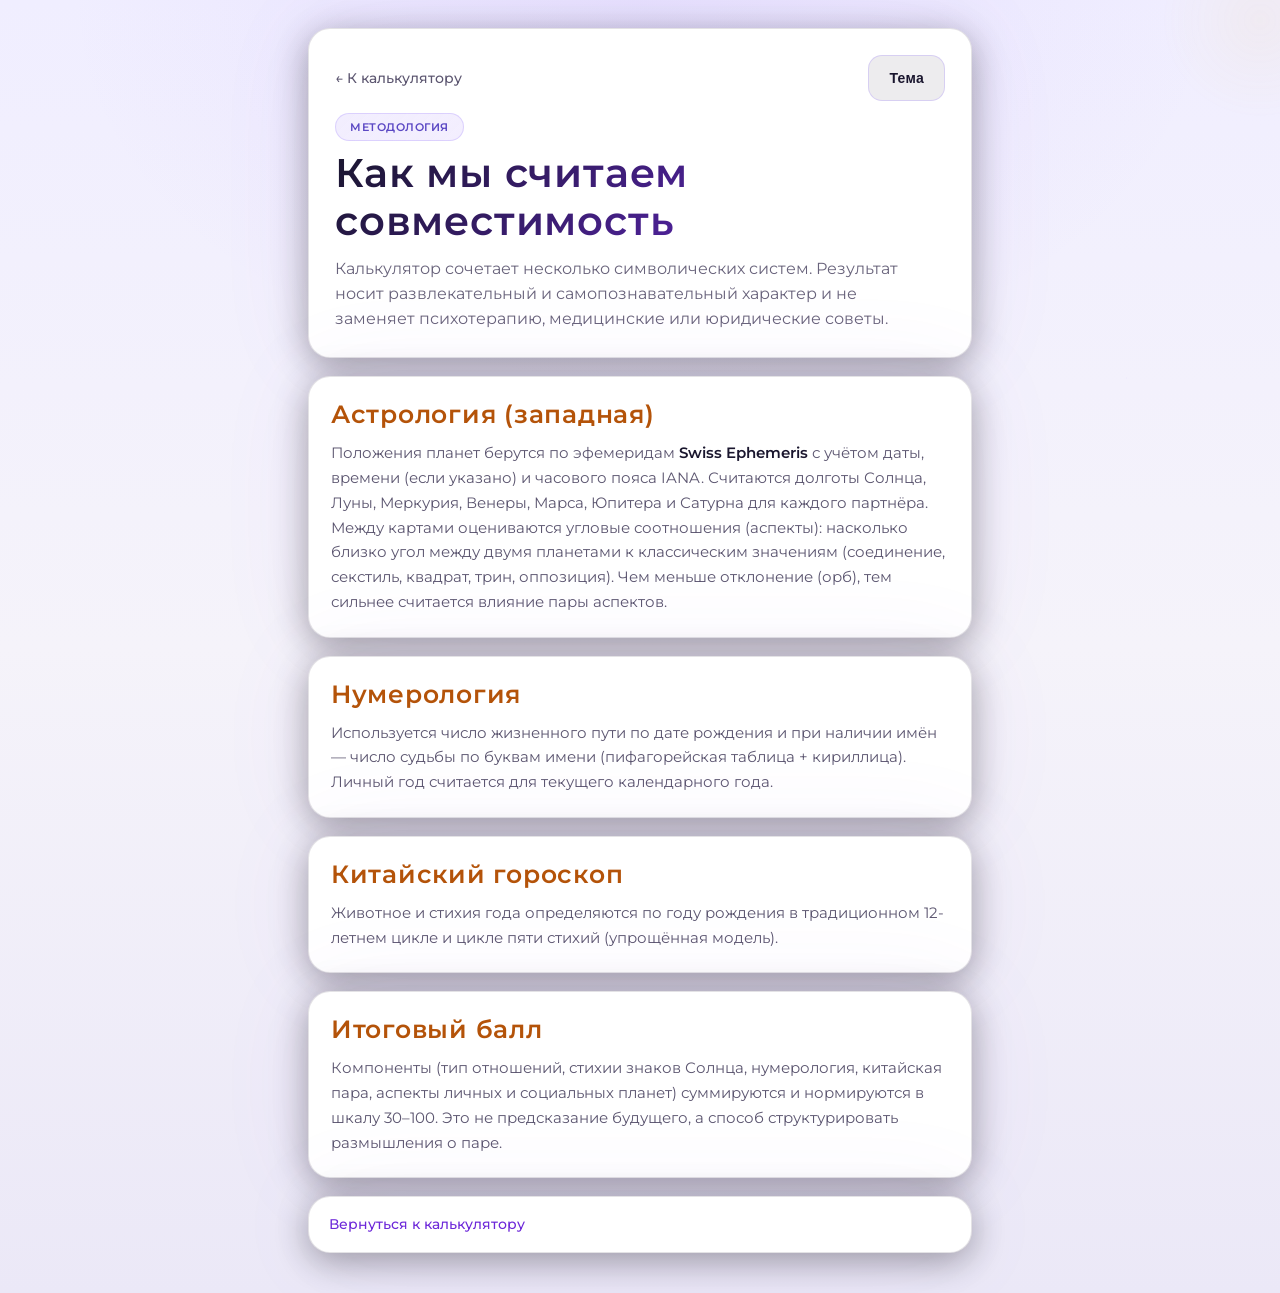
<file: methodology.html>
<!doctype html>
<html lang="ru">
  <head>
    <meta charset="UTF-8" />
    <meta name="viewport" content="width=device-width, initial-scale=1.0" />
    <link rel="preconnect" href="https://mc.yandex.ru" />
    <title>Как мы считаем совместимость — методология</title>
    <meta
      name="description"
      content="Методология калькулятора: Swiss Ephemeris, аспекты планет, нумерология и китайский цикл года."
    />
    <link rel="icon" type="image/svg+xml" href="[data-uri]" />
    <link rel="icon" href="favicon.svg" type="image/svg+xml" sizes="any" />
    <link rel="preconnect" href="https://fonts.googleapis.com" />
    <link rel="preconnect" href="https://fonts.gstatic.com" crossorigin />
    <link
      href="https://fonts.googleapis.com/css2?family=Montserrat:ital,wght@0,400;0,500;0,600;0,700;1,400;1,500&display=swap"
      rel="stylesheet"
    />
    <link rel="stylesheet" href="./styles.css" />
  </head>
  <body class="mystic-body">
    <!-- Yandex.Metrika counter -->
    <script type="text/javascript">
      window.dataLayer = window.dataLayer || [];
      (function (m, e, t, r, i, k, a) {
        m[i] = m[i] || function () {
          (m[i].a = m[i].a || []).push(arguments);
        };
        m[i].l = 1 * new Date();
        for (var j = 0; j < document.scripts.length; j++) {
          if (document.scripts[j].src === r) {
            return;
          }
        }
        k = e.createElement(t);
        a = e.getElementsByTagName(t)[0];
        k.async = 1;
        k.src = r;
        a.parentNode.insertBefore(k, a);
      })(window, document, "script", "https://mc.yandex.ru/metrika/tag.js?id=108719066", "ym");
      ym(108719066, "init", {
        ssr: true,
        webvisor: true,
        clickmap: true,
        ecommerce: "dataLayer",
        accurateTrackBounce: true,
        trackLinks: true,
      });
    </script>
    <noscript>
      <div>
        <img src="https://mc.yandex.ru/watch/108719066" style="position: absolute; left: -9999px" alt="" />
      </div>
    </noscript>
    <!-- /Yandex.Metrika counter -->
    <div class="decor-stars mystic-stars-static" aria-hidden="true"></div>
    <div class="decor-moon" aria-hidden="true"></div>
    <main class="page inner-page">
      <header class="inner-page-header card">
        <nav class="nav-row">
          <a class="nav-back" href="./index.html">← К калькулятору</a>
          <button type="button" class="btn secondary btn-compact" id="methodThemeToggle" aria-label="Сменить тему">
            Тема
          </button>
        </nav>
        <p class="tag">Методология</p>
        <h1 class="page-title">Как мы считаем совместимость</h1>
        <p class="subtitle prose-intro">
          Калькулятор сочетает несколько символических систем. Результат носит развлекательный и
          самопознавательный характер и не заменяет психотерапию, медицинские или юридические советы.
        </p>
      </header>

      <article class="card content-section">
        <h2 class="section-heading">Астрология (западная)</h2>
        <div class="prose">
          <p>
            Положения планет берутся по эфемеридам <strong>Swiss Ephemeris</strong> с учётом даты, времени (если
            указано) и часового пояса IANA. Считаются долготы Солнца, Луны, Меркурия, Венеры, Марса, Юпитера и
            Сатурна для каждого партнёра. Между картами оцениваются угловые соотношения (аспекты): насколько близко
            угол между двумя планетами к классическим значениям (соединение, секстиль, квадрат, трин, оппозиция).
            Чем меньше отклонение (орб), тем сильнее считается влияние пары аспектов.
          </p>
        </div>
      </article>

      <article class="card content-section">
        <h2 class="section-heading">Нумерология</h2>
        <div class="prose">
          <p>
            Используется число жизненного пути по дате рождения и при наличии имён — число судьбы по буквам имени
            (пифагорейская таблица + кириллица). Личный год считается для текущего календарного года.
          </p>
        </div>
      </article>

      <article class="card content-section">
        <h2 class="section-heading">Китайский гороскоп</h2>
        <div class="prose">
          <p>
            Животное и стихия года определяются по году рождения в традиционном 12-летнем цикле и цикле пяти
            стихий (упрощённая модель).
          </p>
        </div>
      </article>

      <article class="card content-section">
        <h2 class="section-heading">Итоговый балл</h2>
        <div class="prose">
          <p>
            Компоненты (тип отношений, стихии знаков Солнца, нумерология, китайская пара, аспекты личных и
            социальных планет) суммируются и нормируются в шкалу 30–100. Это не предсказание будущего, а способ
            структурировать размышления о паре.
          </p>
        </div>
      </article>

      <footer class="inner-footer card">
        <p class="prose muted-small"><a href="./index.html">Вернуться к калькулятору</a></p>
      </footer>
    </main>
    <script>
      (function () {
        var saved = localStorage.getItem("compat-theme");
        var light = window.matchMedia("(prefers-color-scheme: light)").matches;
        document.documentElement.setAttribute("data-theme", saved || (light ? "light" : "dark"));
        var btn = document.getElementById("methodThemeToggle");
        if (btn) {
          btn.addEventListener("click", function () {
            var cur = document.documentElement.getAttribute("data-theme") || "dark";
            var next = cur === "dark" ? "light" : "dark";
            document.documentElement.setAttribute("data-theme", next);
            localStorage.setItem("compat-theme", next);
          });
        }
      })();
    </script>
  </body>
</html>
</file>
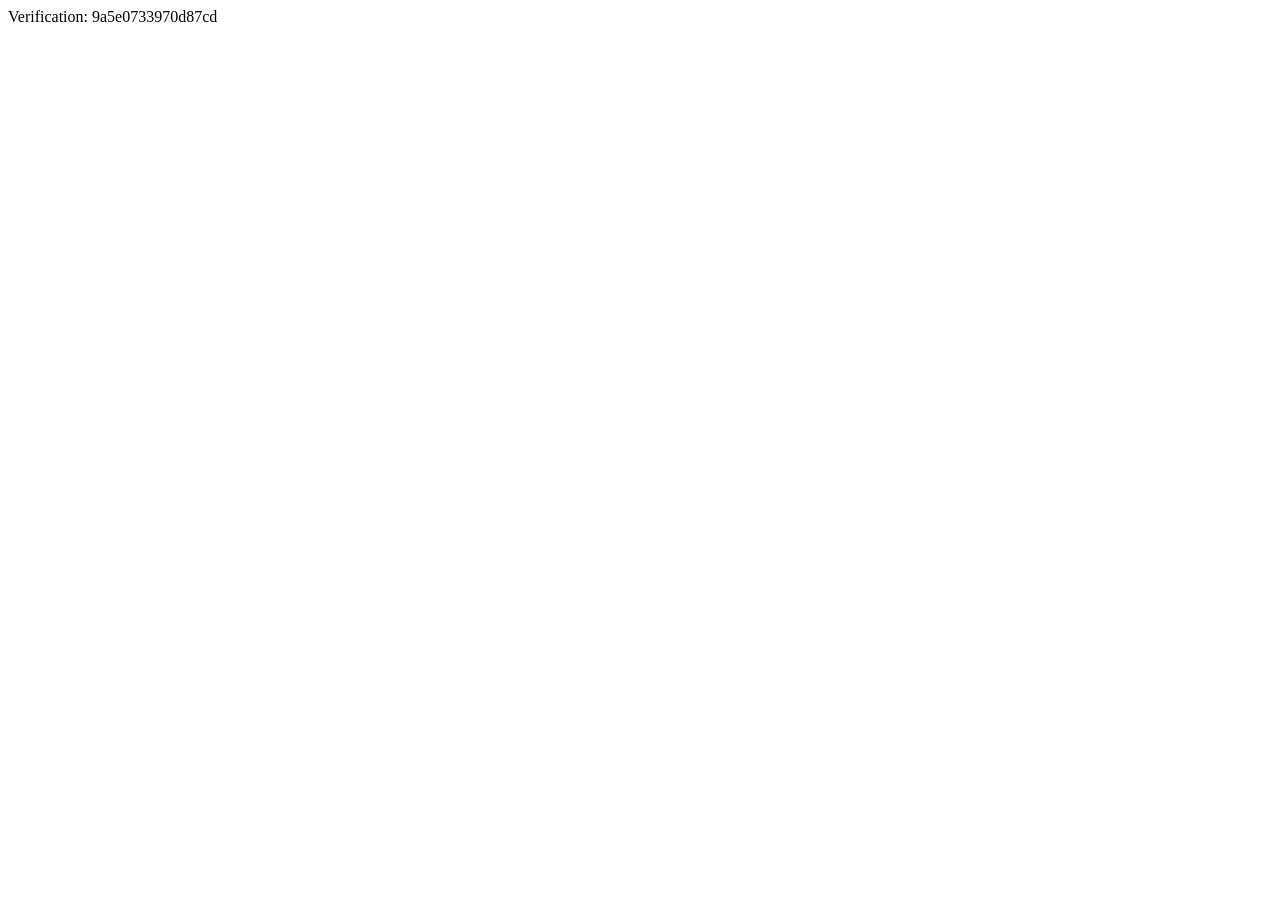
<file: yandex_9a5e0733970d87cd.html>
<html>
    <head>
        <meta http-equiv="Content-Type" content="text/html; charset=UTF-8">
    </head>
    <body>
        <!-- Yandex.Metrika counter -->
        <script type="text/javascript">
            window.dataLayer = window.dataLayer || [];
            (function(m,e,t,r,i,k,a){
                m[i]=m[i]||function(){(m[i].a=m[i].a||[]).push(arguments)};
                m[i].l=1*new Date();
                for (var j = 0; j < document.scripts.length; j++) {if (document.scripts[j].src === r) { return; }}
                k=e.createElement(t),a=e.getElementsByTagName(t)[0],k.async=1,k.src=r,a.parentNode.insertBefore(k,a)
            })(window, document,'script','https://mc.yandex.ru/metrika/tag.js?id=108719066', 'ym');

            ym(108719066, 'init', {ssr:true, webvisor:true, clickmap:true, ecommerce:"dataLayer", accurateTrackBounce:true, trackLinks:true});
        </script>
        <noscript><div><img src="https://mc.yandex.ru/watch/108719066" style="position:absolute; left:-9999px;" alt="" /></div></noscript>
        <!-- /Yandex.Metrika counter -->
        Verification: 9a5e0733970d87cd
    </body>
</html>
</file>
<file: styles.css>
:root {
  --font-body: "Montserrat", system-ui, -apple-system, sans-serif;
  --bg: #06040e;
  --bg-grad-1: #0c0722;
  --bg-grad-2: #10082c;
  --card: rgba(18, 12, 42, 0.88);
  --text: #ebe7f7;
  --muted: #9a94b8;
  --card-border: rgba(167, 139, 250, 0.14);
  --soft-surface: rgba(139, 92, 246, 0.07);
  --input-bg: rgba(255, 255, 255, 0.045);
  --input-border: rgba(167, 139, 250, 0.22);
  --secondary-btn-bg: rgba(139, 92, 246, 0.12);
  --secondary-btn-text: #ebe7f7;
  --tag-text: #d4c4ff;
  --primary: #b19cff;
  --primary-glow: #9b7bed;
  --accent: #f472b6;
  --accent-glow: #ec4899;
  --ok: #34d399;
  --danger: #fb923c;
  --gold: #e8c76a;
  --violet: #9b7bed;
  --mystic-glow: rgba(155, 123, 237, 0.12);
  --radius-card: 22px;
  --space-page: clamp(16px, 4vw, 28px);
}

[data-theme="light"] {
  --bg: #f5f3fa;
  --bg-grad-1: #f0eeff;
  --bg-grad-2: #e8e5ff;
  --card: #ffffff;
  --text: #1a162e;
  --muted: #5c5670;
  --card-border: rgba(26, 22, 46, 0.12);
  --soft-surface: rgba(26, 22, 46, 0.05);
  --input-bg: rgba(26, 22, 46, 0.04);
  --input-border: rgba(26, 22, 46, 0.15);
  --secondary-btn-bg: rgba(26, 22, 46, 0.08);
  --secondary-btn-text: #1a162e;
  --tag-text: #5b48c4;
  --primary: #6d28d9;
  --primary-glow: #7c3aed;
  --accent: #be185d;
  --accent-glow: #db2777;
  --ok: #047857;
  --danger: #c2410c;
  --gold: #b45309;
  --violet: #6d28d9;
}

* {
  box-sizing: border-box;
}

body {
  margin: 0;
  font-family: var(--font-body);
  background:
    radial-gradient(ellipse 100% 70% at 50% -15%, var(--mystic-glow), transparent 55%),
    radial-gradient(ellipse 60% 45% at 100% 30%, rgba(236, 72, 153, 0.06), transparent),
    radial-gradient(ellipse 50% 40% at 0% 80%, rgba(139, 92, 246, 0.08), transparent),
    linear-gradient(165deg, var(--bg-grad-1) 0%, var(--bg) 42%, #030208 100%);
  color: var(--text);
  min-height: 100vh;
  min-height: 100dvh;
  transition: background 0.4s ease, color 0.3s ease;
  text-align: start;
  text-rendering: optimizeLegibility;
  -webkit-font-smoothing: antialiased;
  padding-left: env(safe-area-inset-left, 0);
  padding-right: env(safe-area-inset-right, 0);
}

[data-theme="light"] body {
  background:
    radial-gradient(ellipse 90% 60% at 50% 0%, rgba(139, 92, 246, 0.08), transparent 50%),
    linear-gradient(180deg, var(--bg-grad-1) 0%, var(--bg) 50%, #ebe8f7 100%);
}

.mystic-body {
  position: relative;
}

#particles {
  position: fixed;
  inset: 0;
  z-index: 0;
}

.page {
  position: relative;
  z-index: 1;
  max-width: 1100px;
  margin: 0 auto;
  padding: var(--space-page);
  padding-bottom: max(40px, env(safe-area-inset-bottom, 0px));
  display: grid;
  gap: clamp(14px, 3vw, 20px);
}

.inner-page {
  max-width: 720px;
  gap: clamp(12px, 2.5vw, 18px);
}

.inner-page-header {
  padding: clamp(18px, 4vw, 26px);
}

.nav-row {
  display: flex;
  justify-content: space-between;
  align-items: center;
  gap: 12px;
  flex-wrap: wrap;
  margin-bottom: 12px;
}

.nav-back {
  color: var(--muted);
  text-decoration: none;
  font-size: 14px;
  font-weight: 500;
  transition: color 0.2s ease;
}

.nav-back:hover {
  color: var(--primary);
}

.btn-compact {
  padding: 10px 16px;
  font-size: 13px;
}

.page-title {
  font-family: var(--font-body);
  font-weight: 600;
  font-size: clamp(1.85rem, 5.5vw, 2.5rem);
  letter-spacing: 0.02em;
  line-height: 1.2;
  margin-bottom: 12px;
  background: linear-gradient(135deg, var(--text) 0%, var(--gold) 120%);
  -webkit-background-clip: text;
  background-clip: text;
  color: transparent;
}

[data-theme="light"] .page-title {
  background: linear-gradient(135deg, #1a162e 0%, #6d28d9 100%);
  -webkit-background-clip: text;
  background-clip: text;
}

.prose-intro {
  text-align: start;
  max-width: 52ch;
}

.content-section {
  padding: clamp(16px, 3.5vw, 22px);
}

.section-heading {
  font-family: var(--font-body);
  font-size: clamp(1.35rem, 3.5vw, 1.55rem);
  font-weight: 600;
  letter-spacing: 0.03em;
  color: var(--gold);
  margin-bottom: 12px;
}

.prose {
  font-size: 15px;
  line-height: 1.65;
  color: var(--muted);
  text-align: start;
  max-width: 65ch;
}

.prose p {
  margin: 0 0 12px;
}

.prose p:last-child {
  margin-bottom: 0;
}

.prose strong {
  color: var(--text);
  font-weight: 600;
}

.inner-footer {
  padding: 16px 20px;
  text-align: start;
}

.muted-small {
  font-size: 14px;
  margin: 0;
}

.muted-small a {
  color: var(--primary);
  text-decoration: none;
  font-weight: 500;
}

.muted-small a:hover {
  text-decoration: underline;
}

.visually-hidden {
  position: absolute;
  width: 1px;
  height: 1px;
  padding: 0;
  margin: -1px;
  overflow: hidden;
  clip: rect(0, 0, 0, 0);
  white-space: nowrap;
  border: 0;
}

.expert-strip {
  padding: clamp(18px, 4vw, 26px);
  border: 1px solid rgba(167, 139, 250, 0.22);
  background: linear-gradient(
    155deg,
    rgba(139, 92, 246, 0.12) 0%,
    rgba(20, 14, 45, 0.65) 45%,
    rgba(236, 72, 153, 0.06) 100%
  );
}

.expert-strip-grid {
  display: grid;
  grid-template-columns: repeat(3, 1fr);
  gap: clamp(14px, 3vw, 22px);
}

.expert-feature {
  position: relative;
  padding: 14px 14px 14px 16px;
  border-radius: 16px;
  background: var(--soft-surface);
  border: 1px solid rgba(167, 139, 250, 0.12);
  text-align: start;
}

.expert-feature-icon {
  display: inline-block;
  font-size: 1.1rem;
  color: var(--gold);
  opacity: 0.9;
  margin-bottom: 8px;
  letter-spacing: 0.08em;
}

.expert-feature-title {
  font-family: var(--font-body);
  font-size: clamp(1.05rem, 2.8vw, 1.22rem);
  font-weight: 600;
  letter-spacing: 0.02em;
  color: var(--text);
  margin: 0 0 8px;
}

.expert-feature-text {
  margin: 0;
  font-size: 13px;
  line-height: 1.58;
  color: var(--muted);
  opacity: 0.95;
}

.crm-head {
  display: flex;
  flex-wrap: wrap;
  align-items: flex-start;
  justify-content: space-between;
  gap: 12px;
  margin-bottom: 8px;
}

.crm-head h3 {
  margin: 0;
}

.trust-pills {
  display: flex;
  flex-wrap: wrap;
  gap: 8px;
  align-items: center;
}

.trust-pill {
  font-size: 11px;
  font-weight: 600;
  letter-spacing: 0.04em;
  text-transform: uppercase;
  padding: 6px 12px;
  border-radius: 999px;
  border: 1px solid rgba(167, 139, 250, 0.35);
  background: rgba(139, 92, 246, 0.1);
  color: var(--tag-text);
}

.crm-lead {
  margin-top: 6px !important;
}

.chat-trust-row {
  display: flex;
  flex-wrap: wrap;
  gap: 6px;
  margin-top: 8px;
}

.chat-trust-pill {
  font-size: 10px;
  font-weight: 600;
  letter-spacing: 0.06em;
  text-transform: uppercase;
  padding: 4px 10px;
  border-radius: 999px;
  border: 1px solid rgba(167, 139, 250, 0.28);
  background: rgba(139, 92, 246, 0.12);
  color: var(--tag-text);
}

@media (max-width: 768px) {
  .expert-strip-grid {
    grid-template-columns: 1fr;
  }

  .crm-head {
    flex-direction: column;
  }
}

.mystic-stars-static {
  position: fixed;
  inset: 0;
  pointer-events: none;
  z-index: 0;
  opacity: 0.5;
  background-image:
    radial-gradient(1.5px 1.5px at 12% 18%, rgba(255, 255, 255, 0.35), transparent),
    radial-gradient(1px 1px at 88% 42%, rgba(203, 186, 255, 0.4), transparent),
    radial-gradient(1px 1px at 40% 76%, rgba(255, 255, 255, 0.2), transparent),
    radial-gradient(1.5px 1.5px at 72% 88%, rgba(244, 182, 212, 0.25), transparent);
  background-size: 100% 100%;
}

[data-theme="light"] .mystic-stars-static {
  opacity: 0.25;
}

.card {
  background: var(--card);
  border: 1px solid var(--card-border);
  border-radius: var(--radius-card);
  backdrop-filter: blur(14px);
  -webkit-backdrop-filter: blur(14px);
  box-shadow:
    0 8px 36px rgba(0, 0, 0, 0.35),
    0 0 100px rgba(139, 92, 246, 0.07),
    inset 0 1px 0 rgba(255, 255, 255, 0.06);
}

.hero {
  position: relative;
  overflow: hidden;
}

.hero,
.calculator,
.loader,
.result {
  padding: clamp(18px, 4vw, 26px);
}

.tag {
  display: inline-block;
  background: linear-gradient(135deg, rgba(167, 139, 250, 0.15), rgba(139, 92, 246, 0.1));
  border: 1px solid rgba(167, 139, 250, 0.3);
  color: var(--tag-text);
  border-radius: 999px;
  padding: 6px 14px;
  font-size: 11px;
  font-weight: 600;
  letter-spacing: 0.5px;
  text-transform: uppercase;
  margin-bottom: 8px;
}

.hero-top {
  display: flex;
  justify-content: space-between;
  align-items: flex-start;
  gap: 10px;
}

.hero-actions {
  display: grid;
  grid-template-columns: repeat(2, minmax(0, 1fr));
  gap: 8px;
  align-items: stretch;
  justify-items: stretch;
  min-width: min(100%, 320px);
}

.hero-actions .btn {
  text-decoration: none;
  display: inline-flex;
  align-items: center;
  justify-content: center;
  text-align: center;
  min-height: 44px;
  width: 100%;
  white-space: normal;
}

.theme-toggle {
  white-space: normal;
}

.city-field {
  position: relative;
}

.geo-suggest {
  position: absolute;
  left: 0;
  right: 0;
  top: 100%;
  margin: 4px 0 0;
  padding: 4px 0;
  list-style: none;
  background: var(--card);
  border: 1px solid var(--card-border);
  border-radius: 10px;
  z-index: 25;
  max-height: 220px;
  overflow-y: auto;
  box-shadow: 0 12px 32px rgba(0, 0, 0, 0.35);
}

.geo-suggest li {
  padding: 8px 14px;
  cursor: pointer;
  font-size: 14px;
  line-height: 1.35;
}

.geo-suggest li:hover,
.geo-suggest li:focus {
  background: var(--soft-surface);
}

.site-disclaimer {
  font-size: 13px;
  color: var(--muted);
  line-height: 1.6;
  text-align: start;
}

.site-disclaimer.card {
  padding: clamp(16px, 3vw, 22px);
}

.site-disclaimer p {
  margin: 0;
  max-width: 70ch;
}

.site-disclaimer a {
  color: var(--primary);
}

.freemium-hint {
  font-size: 13px;
  color: var(--muted);
  margin-top: 12px;
  line-height: 1.55;
  text-align: start;
  max-width: 65ch;
}

@media print {
  #particles,
  .decor-stars,
  .decor-moon,
  .no-print {
    display: none !important;
  }

  body {
    background: #fff !important;
    color: #1a162e !important;
  }

  .page-title {
    color: #1a162e !important;
    background: none !important;
    -webkit-background-clip: unset !important;
    background-clip: unset !important;
  }

  .page {
    max-width: 100%;
    padding: 12px;
  }

  #resultSection {
    break-inside: avoid;
    box-shadow: none !important;
    border: 1px solid #ccc !important;
  }

  .result .info-block,
  .result .insights,
  .result .problem-solution {
    break-inside: avoid;
  }
}

h1,
h2,
h3,
h4,
p {
  margin: 0;
}

h1 {
  font-family: var(--font-body);
  font-size: clamp(30px, 5vw, 48px);
  font-weight: 600;
  margin-bottom: 10px;
  line-height: 1.18;
  letter-spacing: 0.02em;
  color: var(--text);
  transition: color 0.3s ease;
}

h2 {
  font-family: var(--font-body);
  font-weight: 600;
  color: var(--text);
  letter-spacing: 0.02em;
}

h3 {
  font-family: var(--font-body);
  font-weight: 600;
  font-size: 1.2rem;
  color: var(--text);
}

.info-block h3,
.insights > div h3 {
  color: var(--gold);
}

.subtitle {
  color: var(--muted);
  max-width: 52ch;
  opacity: 0.92;
  text-align: start;
  line-height: 1.55;
  font-size: clamp(14px, 2.5vw, 16px);
}

.field span {
  color: var(--muted);
  font-size: 14px;
  font-weight: 500;
  transition: color 0.3s ease;
}

.info-block p {
  margin-top: 8px;
  color: var(--muted);
  opacity: 0.92;
  line-height: 1.62;
  text-align: start;
  hyphens: auto;
}

.insights > div p,
.insights ul li,
.problem-grid article p,
.problem-grid h4 {
  color: var(--muted);
  opacity: 0.92;
}

.insights > div p,
.problem-grid article p {
  text-align: start;
  line-height: 1.58;
}

.form {
  display: grid;
  gap: 16px;
}

.field-grid {
  display: grid;
  grid-template-columns: repeat(auto-fit, minmax(220px, 1fr));
  gap: 12px;
}

.field {
  display: grid;
  gap: 8px;
}

input,
select {
  width: 100%;
  border-radius: 14px;
  border: 1px solid var(--input-border);
  background: var(--input-bg);
  color: var(--text);
  padding: 14px 16px;
  transition: all 0.3s ease;
  box-shadow: inset 0 2px 4px rgba(0, 0, 0, 0.1);
  -webkit-transition: background 0.3s ease, color 0.3s ease, border-color 0.3s ease;
}

input::placeholder {
  color: var(--muted);
  opacity: 0.7;
}

input:hover,
select:hover {
  border-color: rgba(167, 139, 250, 0.4);
  box-shadow: 0 0 20px rgba(139, 92, 246, 0.15), inset 0 2px 4px rgba(0, 0, 0, 0.1);
}

input:focus,
select:focus {
  border-color: var(--primary-glow);
  outline: none;
  box-shadow: 
    0 0 0 3px rgba(139, 92, 246, 0.2),
    0 0 30px rgba(139, 92, 246, 0.2),
    inset 0 2px 4px rgba(0, 0, 0, 0.1);
}

input::placeholder {
  color: var(--muted);
  opacity: 0.7;
}

select option {
  color: #171b38;
  background: #ffffff;
}

[data-theme="light"] select option {
  color: #1a162e;
  background: #ffffff;
}

input:focus,
select:focus,
button:focus {
  outline: 2px solid rgba(138, 107, 255, 0.6);
  outline-offset: 2px;
}

.btn {
  border: none;
  border-radius: 14px;
  padding: 14px 20px;
  color: #fff;
  font-weight: 600;
  font-size: 14px;
  letter-spacing: 0.3px;
  cursor: pointer;
  transition: all 0.3s cubic-bezier(0.4, 0, 0.2, 1);
  position: relative;
  overflow: hidden;
}

.btn::before {
  content: '';
  position: absolute;
  inset: 0;
  background: linear-gradient(135deg, rgba(255,255,255,0.2) 0%, transparent 50%);
  opacity: 0;
  transition: opacity 0.3s ease;
}

.btn:hover {
  transform: translateY(-2px);
  box-shadow: 0 8px 25px rgba(139, 92, 246, 0.35);
}

.btn:hover::before {
  opacity: 1;
}

.primary {
  background: linear-gradient(135deg, var(--primary-glow), var(--primary));
  box-shadow: 0 4px 15px rgba(139, 92, 246, 0.3);
}

[data-theme="light"] .primary {
  box-shadow: 0 4px 15px rgba(109, 40, 217, 0.25);
}

.secondary {
  background: var(--secondary-btn-bg);
  color: var(--secondary-btn-text);
  border: 1px solid rgba(167, 139, 250, 0.3);
}

.secondary:hover {
  border-color: rgba(167, 139, 250, 0.6);
  box-shadow: 0 8px 25px rgba(139, 92, 246, 0.2);
}

.accent {
  background: linear-gradient(135deg, var(--accent-glow), #db2777);
  box-shadow: 0 4px 15px rgba(236, 72, 153, 0.3);
}

.loader {
  text-align: center;
}

.orb {
  width: 80px;
  height: 80px;
  border-radius: 50%;
  margin: 6px auto 14px;
  background: radial-gradient(circle, #fff 0%, #cbb8ff 30%, #a78bfa 60%, transparent 100%);
  box-shadow: 
    0 0 30px rgba(167, 139, 250, 0.6),
    0 0 60px rgba(139, 92, 246, 0.4),
    0 0 100px rgba(139, 92, 246, 0.2);
  animation: pulse 2s infinite ease-in-out, rotate-glow 8s infinite linear;
  position: relative;
}

.orb::after {
  content: '';
  position: absolute;
  inset: -10px;
  border-radius: 50%;
  background: radial-gradient(circle, rgba(167, 139, 250, 0.3) 0%, transparent 70%);
  animation: orb-pulse 2s infinite ease-in-out;
}

.progress {
  width: min(420px, 100%);
  margin: 14px auto 0;
  background: var(--soft-surface);
  border-radius: 999px;
  overflow: hidden;
  height: 10px;
  transition: background 0.3s ease;
}

.progress-bar {
  width: 0%;
  height: 100%;
  border-radius: inherit;
  background: linear-gradient(90deg, var(--primary), var(--gold));
  box-shadow: 0 0 20px var(--primary-glow);
  transition: width 0.2s ease;
}

.result-head {
  display: flex;
  gap: 14px;
  justify-content: space-between;
  align-items: center;
  flex-wrap: wrap;
  margin: calc(-1 * clamp(18px, 4vw, 26px)) calc(-1 * clamp(18px, 4vw, 26px)) 18px;
  padding: clamp(16px, 3vw, 22px) clamp(18px, 4vw, 26px);
  background: linear-gradient(145deg, rgba(155, 123, 237, 0.1), rgba(251, 191, 36, 0.05));
  border-bottom: 1px solid var(--card-border);
  border-radius: var(--radius-card) var(--radius-card) 0 0;
  text-align: start;
}

.result-head h2,
.result-head p {
  text-align: start;
}

.chart-wrap {
  width: 140px;
  height: 140px;
}

.result-grid {
  display: grid;
  grid-template-columns: repeat(auto-fit, minmax(230px, 1fr));
  gap: 12px;
  margin-bottom: 16px;
}

.info-block {
  background: var(--soft-surface);
  border-radius: 14px;
  padding: 12px;
}

.info-block p {
  margin-top: 7px;
  color: var(--muted);
}

.mini-chart-wrap {
  margin-top: 10px;
  height: 140px;
}

.insights {
  display: grid;
  grid-template-columns: repeat(auto-fit, minmax(220px, 1fr));
  gap: 12px;
  margin-bottom: 16px;
}

.insights > div {
  background: var(--soft-surface);
  border-radius: 14px;
  padding: 12px;
}

ul {
  margin: 10px 0 0;
  padding-left: 18px;
}

li {
  margin-bottom: 6px;
  color: var(--text);
  text-align: start;
  line-height: 1.5;
}

.problem-solution,
.pro-block {
  background: var(--soft-surface);
  border-radius: 14px;
  padding: 12px;
  margin-bottom: 14px;
}

.problem-grid {
  margin-top: 10px;
  display: grid;
  gap: 10px;
  grid-template-columns: repeat(auto-fit, minmax(220px, 1fr));
}

.problem-grid article {
  background: var(--soft-surface);
  border-radius: 12px;
  padding: 10px;
}

.problem-grid h4 {
  margin-bottom: 6px;
}

.problem-grid article p {
  color: var(--muted);
}

.actions {
  display: flex;
  flex-wrap: wrap;
  gap: 10px;
}

.crm {
  padding: 24px;
}

.crm .subtitle {
  margin: 8px 0 14px;
}

.status-text {
  color: var(--muted);
  min-height: 20px;
}

.status-text.success {
  color: var(--ok);
}

.status-text.error {
  color: var(--danger);
}

.hidden {
  display: none;
}

@keyframes pulse {
  0%,
  100% {
    transform: scale(1);
    opacity: 1;
  }
  50% {
    transform: scale(1.12);
    opacity: 0.85;
  }
}

@keyframes rotate-glow {
  0% {
    transform: rotate(0deg);
  }
  100% {
    transform: rotate(360deg);
  }
}

@keyframes orb-pulse {
  0%, 100% {
    transform: scale(1);
    opacity: 0.6;
  }
  50% {
    transform: scale(1.3);
    opacity: 0.3;
  }
}

.info-block {
  transition: transform 0.25s ease, box-shadow 0.25s ease;
}

@media (hover: hover) {
  .info-block:hover {
    transform: translateY(-3px);
    box-shadow: 0 12px 40px rgba(139, 92, 246, 0.15);
  }

  .insights > div:hover {
    transform: translateY(-3px);
    box-shadow: 0 12px 40px rgba(251, 191, 36, 0.1);
  }
}

.hero::before {
  content: '♈';
  position: absolute;
  top: 10px;
  right: 40px;
  font-size: 80px;
  opacity: 0.03;
  pointer-events: none;
}

.decor-stars {
  position: fixed;
  pointer-events: none;
  z-index: 0;
  inset: 0;
  opacity: 1;
  transition: opacity 0.4s ease;
}

[data-theme="light"] .decor-stars {
  opacity: 0.3;
}

.star {
  position: absolute;
  background: #fff;
  border-radius: 50%;
  animation: twinkle 3s infinite ease-in-out;
  transition: background 0.3s ease;
}

.decor-moon {
  position: fixed;
  top: -80px;
  right: -80px;
  width: 200px;
  height: 200px;
  background: radial-gradient(circle, rgba(251, 191, 36, 0.12) 0%, transparent 70%);
  border-radius: 50%;
  pointer-events: none;
  z-index: 0;
  filter: blur(2px);
  animation: moon-glow 15s infinite ease-in-out;
  transition: opacity 0.4s ease;
}

[data-theme="light"] .decor-moon {
  background: radial-gradient(circle, rgba(251, 191, 36, 0.06) 0%, transparent 70%);
}

@keyframes twinkle {
  0%, 100% { opacity: 0.2; transform: scale(1); }
  50% { opacity: 0.9; transform: scale(1.3); }
}

@keyframes moon-glow {
  0%, 100% { opacity: 0.5; transform: translate(0, 0); }
  50% { opacity: 0.8; transform: translate(-20px, 20px); }
}

@media (max-width: 768px) {
  .hero-top {
    flex-direction: column;
    align-items: stretch;
  }

  .hero-actions {
    width: 100%;
    min-width: 0;
  }

  .hero-actions .btn {
    min-height: 44px;
  }

  .chart-wrap {
    margin-left: auto;
    margin-right: auto;
    width: min(160px, 46vw);
    height: min(160px, 46vw);
  }

  .result-head {
    flex-direction: column;
    align-items: stretch;
    gap: 14px;
  }

  .result-head .chart-wrap {
    align-self: center;
  }

  .actions .btn {
    flex: 1 1 calc(50% - 8px);
    justify-content: center;
    text-align: center;
    min-height: 46px;
  }

  .decor-moon {
    opacity: 0.45;
    transform: scale(0.82);
    right: -72px;
    top: -72px;
  }

  .hero::before {
    opacity: 0.02;
    font-size: 56px;
    right: 16px;
  }

  .field-grid {
    grid-template-columns: 1fr;
  }

  .problem-grid,
  .insights {
    grid-template-columns: 1fr;
  }

  .geo-suggest {
    font-size: 13px;
  }

  .mini-chart-wrap {
    height: 120px;
  }
}

@media (max-width: 480px) {
  .page {
    padding-left: max(14px, env(safe-area-inset-left));
    padding-right: max(14px, env(safe-area-inset-right));
  }

  .actions .btn {
    flex: 1 1 100%;
  }

  .nav-row {
    flex-direction: column;
    align-items: stretch;
  }

  .btn-compact {
    width: 100%;
    justify-content: center;
  }
}

.chat-toggle {
  position: fixed;
  bottom: max(18px, env(safe-area-inset-bottom));
  right: max(18px, env(safe-area-inset-right));
  width: 60px;
  height: 60px;
  border-radius: 50%;
  background: linear-gradient(135deg, var(--accent-glow), #db2777);
  border: none;
  color: #fff;
  cursor: pointer;
  box-shadow: 0 4px 20px rgba(236, 72, 153, 0.4);
  display: flex;
  align-items: center;
  justify-content: center;
  z-index: 10000;
  transition: all 0.3s ease;
  animation: chat-pulse 2s infinite ease-in-out;
}

@keyframes chat-pulse {
  0%, 100% { box-shadow: 0 4px 20px rgba(236, 72, 153, 0.4); }
  50% { box-shadow: 0 4px 30px rgba(236, 72, 153, 0.7); }
}

.chat-hint {
  position: fixed;
  bottom: calc(max(78px, env(safe-area-inset-bottom)) + 18px);
  right: max(18px, env(safe-area-inset-right));
  max-width: min(320px, calc(100vw - 96px));
  background: var(--card);
  border: 1px solid var(--card-border);
  padding: 10px 16px;
  border-radius: 12px;
  font-size: 12px;
  line-height: 1.45;
  color: var(--text);
  text-align: start;
  box-shadow: 0 4px 20px rgba(0, 0, 0, 0.3);
  z-index: 999;
  animation: hint-fade 4s ease-in-out forwards;
  animation-delay: 1.5s;
}

@keyframes hint-fade {
  0% { opacity: 1; transform: translateY(0); }
  100% { opacity: 0; transform: translateY(10px); pointer-events: none; }
}

.chat-toggle:hover {
  transform: scale(1.08);
  box-shadow: 0 8px 30px rgba(236, 72, 153, 0.5);
}

.chat-toggle svg {
  transition: transform 0.3s ease;
}

.chat-toggle:hover svg {
  transform: scale(1.1);
}

.chat-panel {
  position: fixed;
  bottom: max(18px, env(safe-area-inset-bottom));
  right: max(18px, env(safe-area-inset-right));
  width: 380px;
  max-width: calc(100vw - max(36px, env(safe-area-inset-left) + env(safe-area-inset-right)));
  height: 540px;
  max-height: calc(100vh - 100px);
  background: var(--card);
  border: 1px solid var(--card-border);
  border-radius: 22px;
  backdrop-filter: blur(12px);
  box-shadow: 0 8px 40px rgba(0, 0, 0, 0.4);
  display: flex;
  flex-direction: column;
  z-index: 9999;
  overflow: hidden;
}

.chat-panel.hidden {
  display: none !important;
}

.chat-header {
  display: flex;
  align-items: center;
  gap: 12px;
  padding: 16px;
  padding-right: 50px;
  background: linear-gradient(135deg, rgba(167, 139, 250, 0.1), rgba(236, 72, 153, 0.06));
  border-bottom: 1px solid var(--card-border);
  position: relative;
}

.chat-avatar {
  width: 42px;
  height: 42px;
  border-radius: 50%;
  background: linear-gradient(135deg, var(--primary-glow), var(--accent-glow));
  display: flex;
  align-items: center;
  justify-content: center;
  font-weight: 700;
  font-size: 18px;
  color: #fff;
  overflow: hidden;
}

.chat-avatar img {
  width: 100%;
  height: 100%;
  object-fit: cover;
}

.chat-title {
  flex: 1;
}

.chat-title h4 {
  font-size: 15px;
  font-weight: 600;
  color: var(--text);
}

.chat-title p {
  font-size: 11px;
  line-height: 1.4;
  margin-top: 4px;
  color: var(--muted);
}

.chat-close {
  background: none;
  border: none;
  color: var(--muted);
  cursor: pointer;
  padding: 10px 14px;
  border-radius: 8px;
  transition: all 0.2s ease;
  position: absolute;
  right: 12px;
  top: 50%;
  transform: translateY(-50%);
  font-size: 18px;
  line-height: 1;
}

.chat-close:hover {
  color: var(--text);
  background: var(--soft-surface);
}

.chat-messages {
  flex: 1;
  overflow-y: auto;
  padding: 16px;
  display: flex;
  flex-direction: column;
  gap: 12px;
}

.chat-message {
  max-width: 85%;
  padding: 12px 16px;
  border-radius: 18px;
  font-size: 14px;
  line-height: 1.5;
}

.chat-message.user {
  align-self: flex-end;
  background: linear-gradient(135deg, var(--primary-glow), var(--primary));
  color: #fff;
  border-bottom-right-radius: 4px;
}

.chat-message.assistant {
  align-self: flex-start;
  background: var(--soft-surface);
  color: var(--text);
  border-bottom-left-radius: 4px;
}

.chat-message.typing {
  color: var(--muted);
  font-style: normal;
  display: flex;
  align-items: center;
  gap: 6px;
  flex-wrap: wrap;
}

.typing-label {
  font-size: 13px;
  opacity: 0.9;
}

.typing-dots {
  display: inline-flex;
  gap: 2px;
  font-weight: 700;
  letter-spacing: 1px;
}

.typing-dots span {
  display: inline-block;
  animation: typing-bounce 1.1s ease-in-out infinite;
  opacity: 0.35;
}

.typing-dots span:nth-child(2) {
  animation-delay: 0.15s;
}

.typing-dots span:nth-child(3) {
  animation-delay: 0.3s;
}

@keyframes typing-bounce {
  0%,
  100% {
    opacity: 0.25;
    transform: translateY(0);
  }
  40% {
    opacity: 1;
    transform: translateY(-3px);
  }
}

.chat-send:disabled {
  opacity: 0.55;
  cursor: not-allowed;
  transform: none;
}

.chat-input input:disabled {
  opacity: 0.65;
}

.chat-input {
  display: flex;
  gap: 8px;
  padding: 12px 16px;
  background: var(--soft-surface);
  border-top: 1px solid var(--card-border);
}

.chat-input input {
  flex: 1;
  padding: 12px 14px;
}

.chat-send {
  width: 44px;
  height: 44px;
  border-radius: 12px;
  background: linear-gradient(135deg, var(--accent-glow), #db2777);
  border: none;
  color: #fff;
  cursor: pointer;
  display: flex;
  align-items: center;
  justify-content: center;
  transition: all 0.3s ease;
}

.chat-send:hover {
  transform: scale(1.05);
  box-shadow: 0 4px 15px rgba(236, 72, 153, 0.4);
}

@media (max-width: 560px) {
  .chat-panel:not(.hidden) {
    left: max(12px, env(safe-area-inset-left));
    right: max(12px, env(safe-area-inset-right));
    bottom: max(12px, env(safe-area-inset-bottom));
    width: auto !important;
    max-width: none;
    height: min(88dvh, 620px);
  }
}

.problem-solution h3 {
  font-family: var(--font-body);
  font-weight: 600;
  letter-spacing: 0.02em;
}

.crm .subtitle {
  text-align: start;
  max-width: 62ch;
}

.leads-shell {
  max-width: 800px;
}

.leads-intro {
  font-size: 14px;
  line-height: 1.58;
  color: var(--muted);
  text-align: start;
  margin-bottom: 16px;
}

.leads-intro code {
  font-size: 12px;
  word-break: break-all;
  color: var(--gold);
}

.lead-card {
  background: var(--soft-surface);
  border-radius: 14px;
  padding: 14px 16px;
  margin-bottom: 10px;
  border: 1px solid var(--card-border);
  font-size: 14px;
  line-height: 1.55;
  text-align: start;
}

.lead-card strong {
  color: var(--gold);
  font-weight: 600;
}

.leads-empty {
  color: var(--muted);
  font-style: italic;
  text-align: center;
  padding: 24px;
}

/* SEO: текст под результатом и футер перелинковки */
.seo-text-block {
  margin-top: clamp(20px, 3vw, 28px);
  padding-top: clamp(16px, 2.5vw, 22px);
  border-top: 1px solid var(--card-border);
  text-align: start;
}

.seo-text-block__title {
  font-size: 1.05rem;
  font-weight: 600;
  margin: 0 0 10px;
  color: var(--text);
}

.seo-text-collapsible {
  display: none;
  margin-top: 0;
}

.seo-text-collapsible.seo-text-collapsible--expanded {
  display: block;
  margin-top: 8px;
}

.seo-text-content {
  margin: 0;
  font-size: 14px;
  line-height: 1.55;
  color: var(--muted);
}

.seo-text-toggle {
  margin-top: 12px;
  padding: 0;
  background: none;
  border: none;
  font: inherit;
  font-size: 14px;
  font-weight: 600;
  color: var(--violet);
  cursor: pointer;
  text-decoration: underline;
  text-underline-offset: 3px;
  display: inline-flex;
  align-items: center;
  gap: 6px;
  flex-wrap: wrap;
}

.seo-text-toggle:hover {
  color: var(--accent);
}

.seo-footer {
  max-width: 1100px;
  margin: clamp(28px, 4vw, 48px) auto clamp(24px, 4vw, 40px);
  padding: 0 var(--space-page);
  font-size: 13px;
  color: var(--muted);
  text-align: start;
}

.seo-footer__label {
  margin: 0 0 10px;
  font-weight: 600;
  color: var(--text);
}

.seo-footer__links {
  display: flex;
  flex-wrap: wrap;
  gap: 10px 14px;
}

.seo-footer__links a {
  color: var(--violet);
  text-decoration: none;
  border-bottom: 1px solid transparent;
}

.seo-footer__links a:hover {
  border-bottom-color: currentColor;
}

.seo-footer__extra {
  margin: 14px 0 0;
}

.seo-footer__extra a {
  color: var(--muted);
  text-decoration: underline;
  text-underline-offset: 2px;
}

.seo-footer__extra a:hover {
  color: var(--text);
}
</file>
